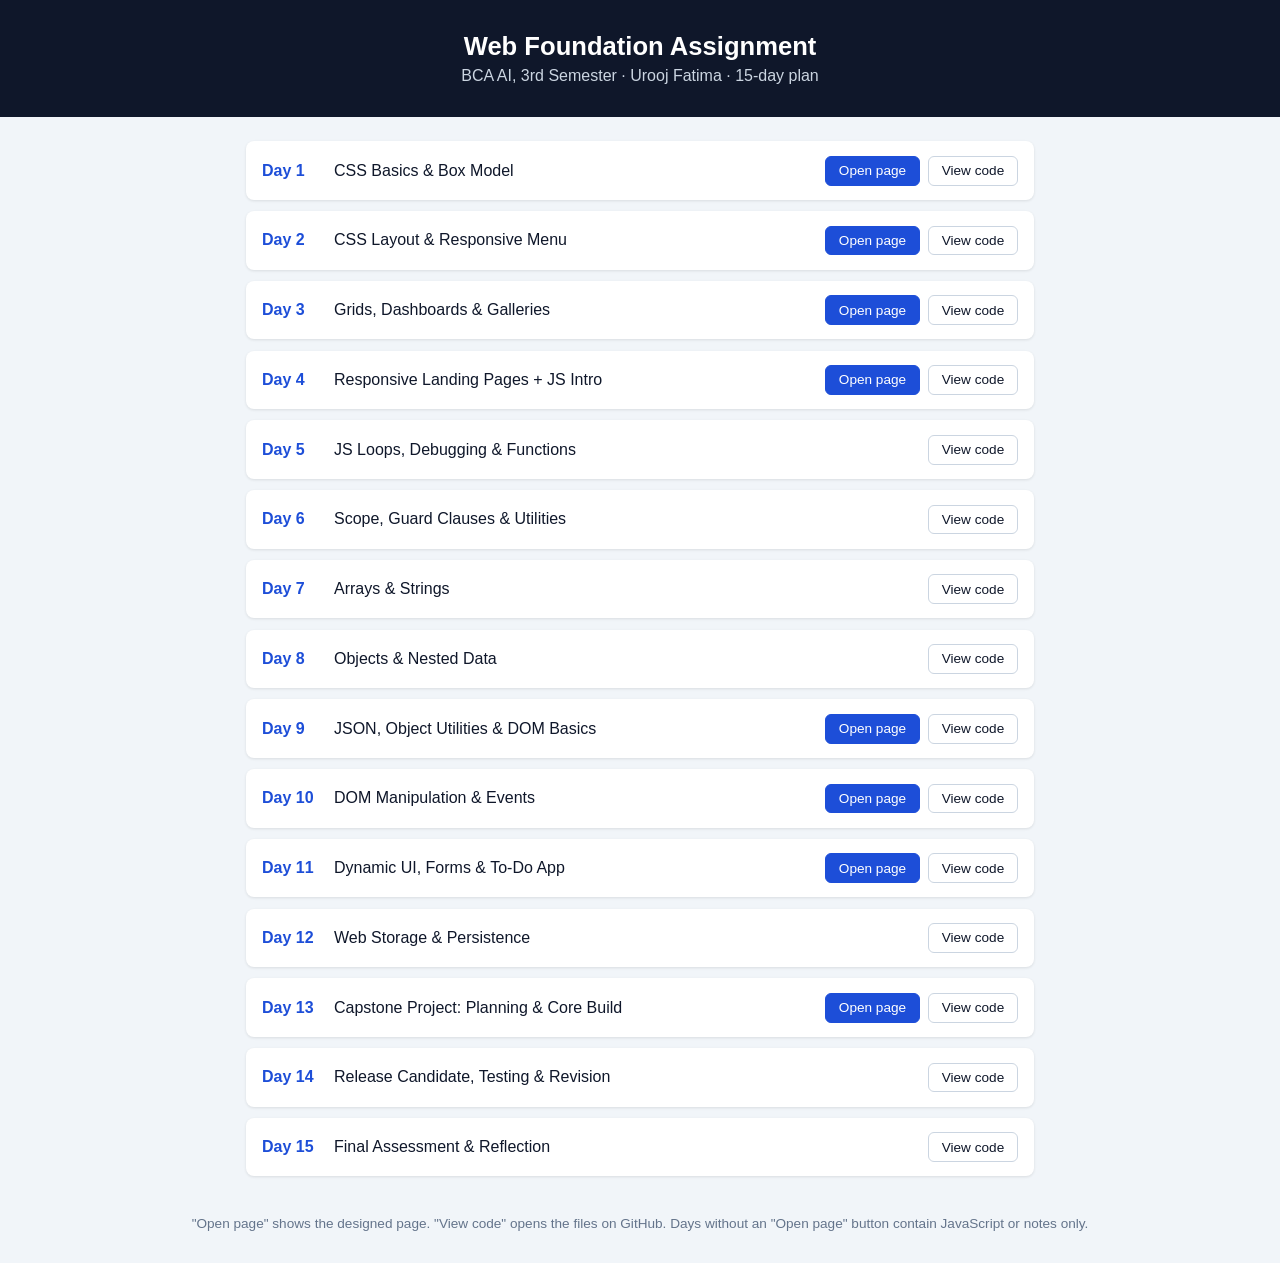
<file: index.html>
<!DOCTYPE html>
<html lang="en">
<head>
<meta charset="UTF-8">
<meta name="viewport" content="width=device-width, initial-scale=1.0">
<title>Web Foundation Assignment</title>
<style>
*{box-sizing:border-box}
body{margin:0;font-family:Arial,sans-serif;background:#f1f5f9;color:#0f172a}
header{background:#0f172a;color:#fff;padding:2rem 1rem;text-align:center}
header h1{margin:0 0 .4rem;font-size:1.6rem}
header p{margin:0;color:#cbd5e1}
main{max-width:820px;margin:1.5rem auto;padding:0 1rem}
ul{list-style:none;margin:0;padding:0}
li{display:flex;flex-wrap:wrap;align-items:center;gap:.6rem 1rem;background:#fff;border-radius:8px;box-shadow:0 1px 3px rgba(0,0,0,.1);padding:.9rem 1rem;margin-bottom:.7rem}
.day{font-weight:bold;min-width:56px;color:#1d4ed8}
.name{flex:1 1 240px}
.links{display:flex;gap:.5rem}
.btn{text-decoration:none;font-size:.85rem;padding:.4rem .8rem;border-radius:6px;border:1px solid #cbd5e1;color:#0f172a;background:#fff}
.btn.live{background:#1d4ed8;border-color:#1d4ed8;color:#fff}
footer{text-align:center;color:#64748b;font-size:.85rem;padding:1rem 1rem 2rem}
</style>
</head>
<body>
<header>
<h1>Web Foundation Assignment</h1>
<p>BCA AI, 3rd Semester &middot; Urooj Fatima &middot; 15-day plan</p>
</header>
<main>
<ul>
<li><span class="day">Day 1</span><span class="name">CSS Basics & Box Model</span><span class="links"><a class="btn live" href="Day_1_CSS_Basics/index.html">Open page</a><a class="btn" href="https://github.com/urrooj06-stack/Web-Foundation-Assignment/tree/main/Day_1_CSS_Basics">View code</a></span></li>
<li><span class="day">Day 2</span><span class="name">CSS Layout & Responsive Menu</span><span class="links"><a class="btn live" href="Day_2_Layouts_Menu/index.html">Open page</a><a class="btn" href="https://github.com/urrooj06-stack/Web-Foundation-Assignment/tree/main/Day_2_Layouts_Menu">View code</a></span></li>
<li><span class="day">Day 3</span><span class="name">Grids, Dashboards & Galleries</span><span class="links"><a class="btn live" href="Day_3_Grids_Dashboards/dashboard.html">Open page</a><a class="btn" href="https://github.com/urrooj06-stack/Web-Foundation-Assignment/tree/main/Day_3_Grids_Dashboards">View code</a></span></li>
<li><span class="day">Day 4</span><span class="name">Responsive Landing Pages + JS Intro</span><span class="links"><a class="btn live" href="Day_4_Responsive_JSIntro/index.html">Open page</a><a class="btn" href="https://github.com/urrooj06-stack/Web-Foundation-Assignment/tree/main/Day_4_Responsive_JSIntro">View code</a></span></li>
<li><span class="day">Day 5</span><span class="name">JS Loops, Debugging & Functions</span><span class="links"><a class="btn" href="https://github.com/urrooj06-stack/Web-Foundation-Assignment/tree/main/Day_5_Loops_Functions">View code</a></span></li>
<li><span class="day">Day 6</span><span class="name">Scope, Guard Clauses & Utilities</span><span class="links"><a class="btn" href="https://github.com/urrooj06-stack/Web-Foundation-Assignment/tree/main/Day_6_Scope_GuardClauses">View code</a></span></li>
<li><span class="day">Day 7</span><span class="name">Arrays & Strings</span><span class="links"><a class="btn" href="https://github.com/urrooj06-stack/Web-Foundation-Assignment/tree/main/Day_7_Arrays_Strings">View code</a></span></li>
<li><span class="day">Day 8</span><span class="name">Objects & Nested Data</span><span class="links"><a class="btn" href="https://github.com/urrooj06-stack/Web-Foundation-Assignment/tree/main/Day_8_Objects_NestedData">View code</a></span></li>
<li><span class="day">Day 9</span><span class="name">JSON, Object Utilities & DOM Basics</span><span class="links"><a class="btn live" href="Day_9_JSON_DOMBasics/index.html">Open page</a><a class="btn" href="https://github.com/urrooj06-stack/Web-Foundation-Assignment/tree/main/Day_9_JSON_DOMBasics">View code</a></span></li>
<li><span class="day">Day 10</span><span class="name">DOM Manipulation & Events</span><span class="links"><a class="btn live" href="Day_10_DOM_Events/index.html">Open page</a><a class="btn" href="https://github.com/urrooj06-stack/Web-Foundation-Assignment/tree/main/Day_10_DOM_Events">View code</a></span></li>
<li><span class="day">Day 11</span><span class="name">Dynamic UI, Forms & To-Do App</span><span class="links"><a class="btn live" href="Day_11_Forms_UI/index.html">Open page</a><a class="btn" href="https://github.com/urrooj06-stack/Web-Foundation-Assignment/tree/main/Day_11_Forms_UI">View code</a></span></li>
<li><span class="day">Day 12</span><span class="name">Web Storage & Persistence</span><span class="links"><a class="btn" href="https://github.com/urrooj06-stack/Web-Foundation-Assignment/tree/main/Day_12_WebStorage">View code</a></span></li>
<li><span class="day">Day 13</span><span class="name">Capstone Project: Planning & Core Build</span><span class="links"><a class="btn live" href="Day_13_Capstone_Core/index.html">Open page</a><a class="btn" href="https://github.com/urrooj06-stack/Web-Foundation-Assignment/tree/main/Day_13_Capstone_Core">View code</a></span></li>
<li><span class="day">Day 14</span><span class="name">Release Candidate, Testing & Revision</span><span class="links"><a class="btn" href="https://github.com/urrooj06-stack/Web-Foundation-Assignment/tree/main/Day_14_Testing_Revision">View code</a></span></li>
<li><span class="day">Day 15</span><span class="name">Final Assessment & Reflection</span><span class="links"><a class="btn" href="https://github.com/urrooj06-stack/Web-Foundation-Assignment/tree/main/Day_15_Final_Assessment">View code</a></span></li>
</ul>
</main>
<footer>"Open page" shows the designed page. "View code" opens the files on GitHub. Days without an "Open page" button contain JavaScript or notes only.</footer>
</body>
</html>
</file>
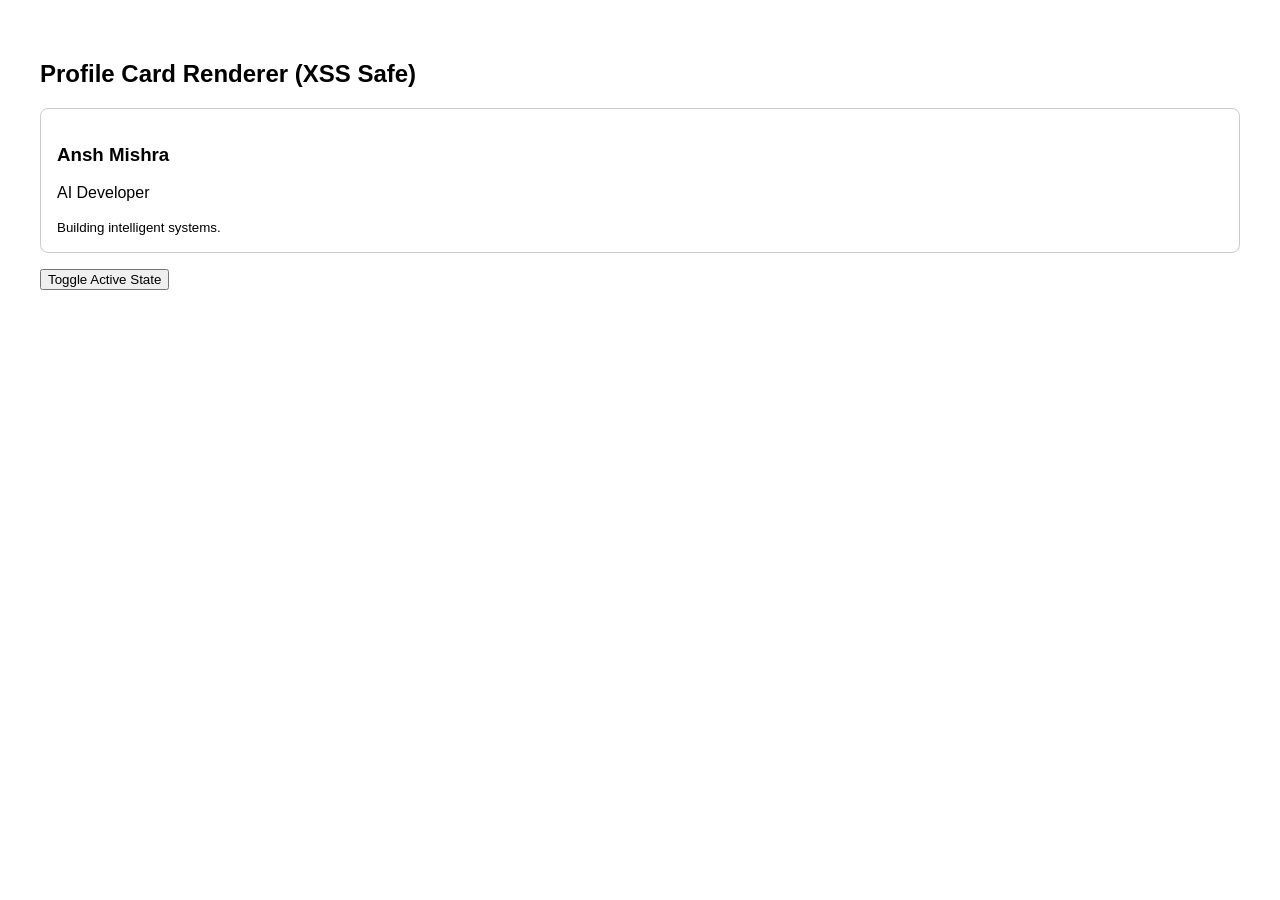
<file: Day_10_DOM_Events/index.html>
<!DOCTYPE html>
<html lang="en">
<head>
    <meta charset="UTF-8">
    <title>Day 10: Safe DOM & Events</title>
    <style>
        body { font-family: sans-serif; padding: 2rem; }
        .card { border: 1px solid #ccc; padding: 1rem; margin: 1rem 0; border-radius: 8px; }
        .active-state { border-color: #2563eb; background-color: #eff6ff; }
    </style>
</head>
<body>
    <h2>Profile Card Renderer (XSS Safe)</h2>
    <div id="card-container"></div>
    <button id="toggle-state-btn">Toggle Active State</button>
    
    <script src="domEvents.js"></script>
</body>
</html>
</file>
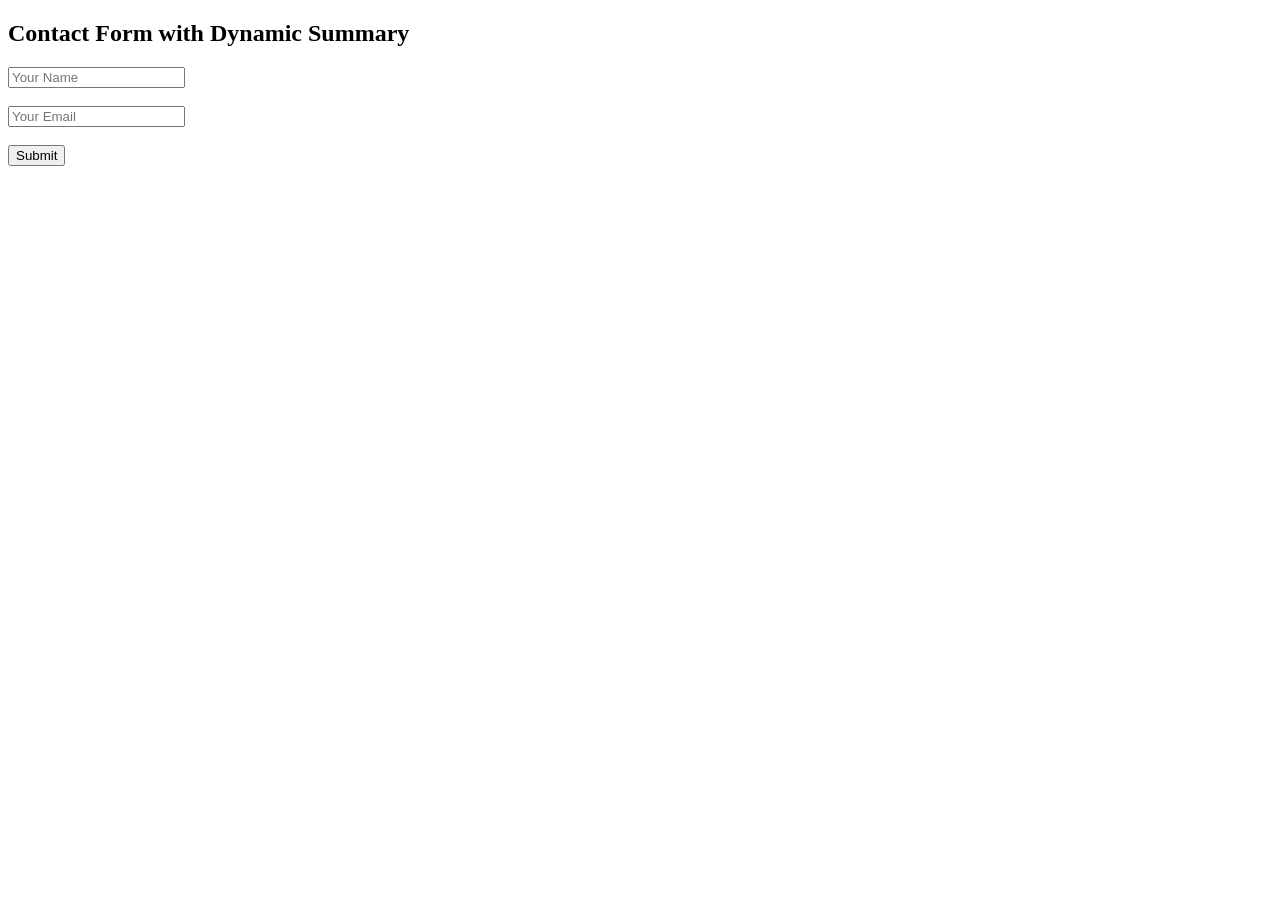
<file: Day_11_Forms_UI/index.html>
<!DOCTYPE html>
<html lang="en">
<head>
    <meta charset="UTF-8">
    <title>Day 11: Dynamic Forms</title>
</head>
<body>
    <h2>Contact Form with Dynamic Summary</h2>
    <form id="contact-form">
        <input type="text" id="name" placeholder="Your Name" required><br><br>
        <input type="email" id="email" placeholder="Your Email" required><br><br>
        <button type="submit">Submit</button>
    </form>
    <div id="summary" style="margin-top: 20px; padding: 10px; background: #f0fdf4; display: none;"></div>
    
    <script src="formsUI.js"></script>
</body>
</html>
</file>
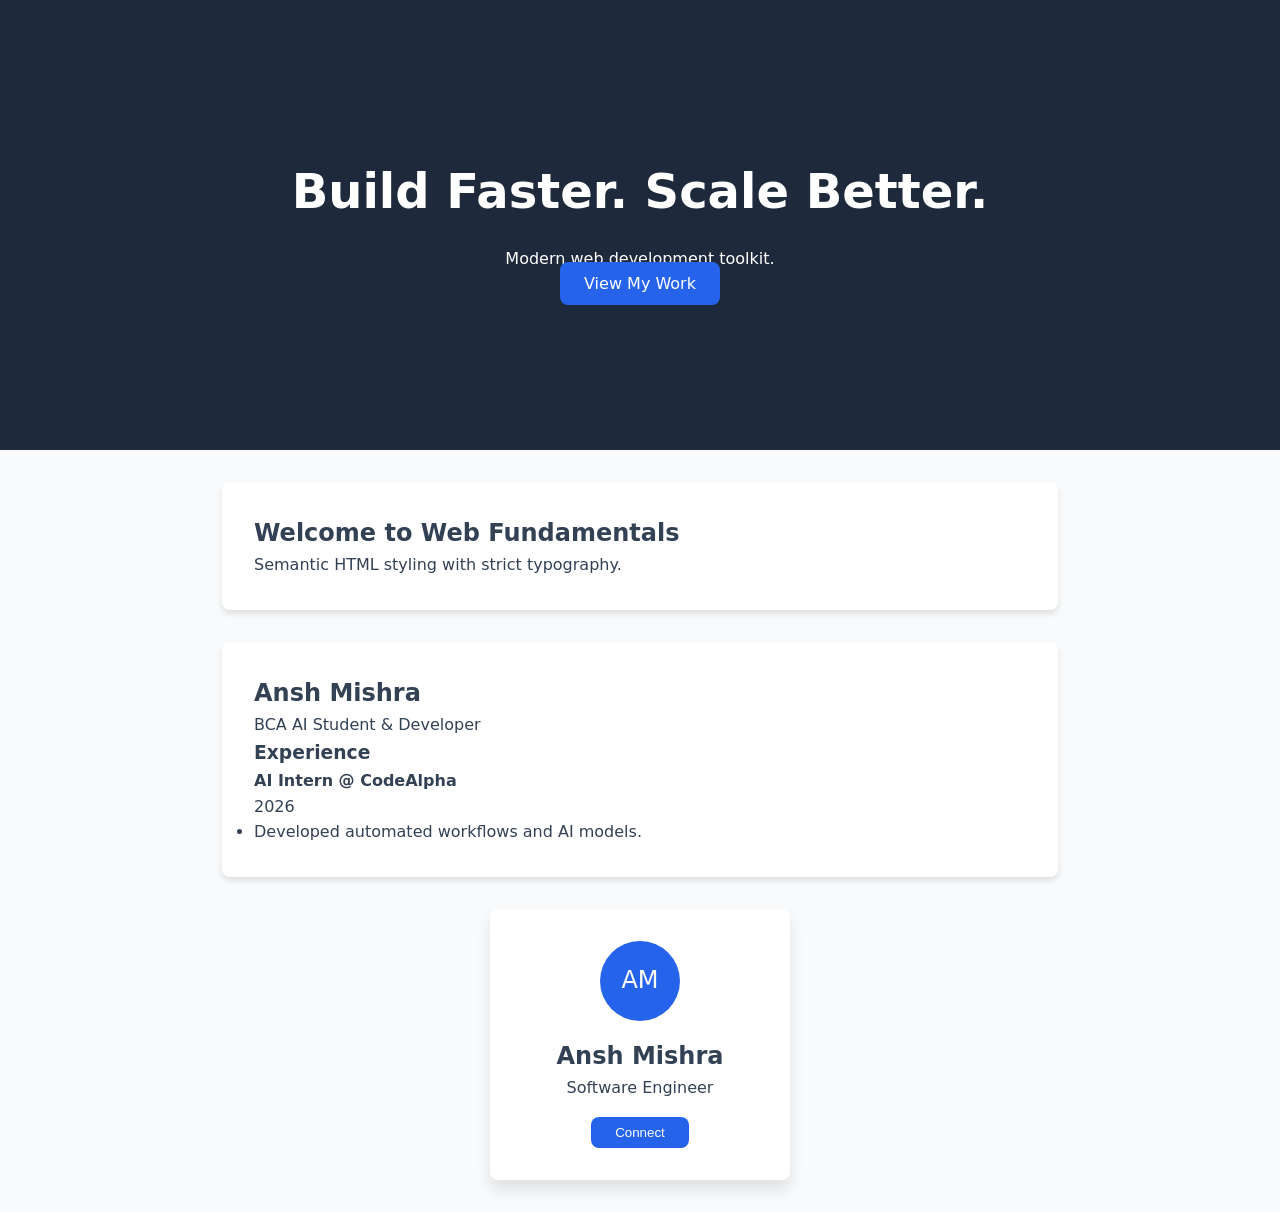
<file: Day_1_CSS_Basics/index.html>
<!DOCTYPE html>
<html lang="en">
<head>
    <meta charset="UTF-8">
    <meta name="viewport" content="width=device-width, initial-scale=1.0">
    <title>Day 1: CSS Basics & Box Model</title>
    <link rel="stylesheet" href="style.css">
</head>
<body>
    <section class="hero-section">
        <div class="hero-content">
            <h1 class="hero-title">Build Faster. Scale Better.</h1>
            <p class="hero-description">Modern web development toolkit.</p>
            <a href="#resume" class="btn-primary">View My Work</a>
        </div>
    </section>
    <main>
        <article class="html-styled-section">
            <h2>Welcome to Web Fundamentals</h2>
            <p>Semantic HTML styling with strict typography.</p>
        </article>
        <section id="resume" class="resume-container">
            <header class="resume-header">
                <h2>Ansh Mishra</h2>
                <p class="subtitle">BCA AI Student & Developer</p>
            </header>
            <div class="resume-content">
                <h3>Experience</h3>
                <article class="job-entry">
                    <h4>AI Intern @ CodeAlpha</h4>
                    <p class="date-range">2026</p>
                    <ul>
                        <li>Developed automated workflows and AI models.</li>
                    </ul>
                </article>
            </div>
        </section>
        <section class="profile-section">
            <div class="profile-card">
                <div class="profile-avatar-placeholder">AM</div>
                <h2 class="profile-name">Ansh Mishra</h2>
                <p class="profile-role">Software Engineer</p>
                <button class="btn-connect">Connect</button>
            </div>
        </section>
    </main>
</body>
</html>
</file>
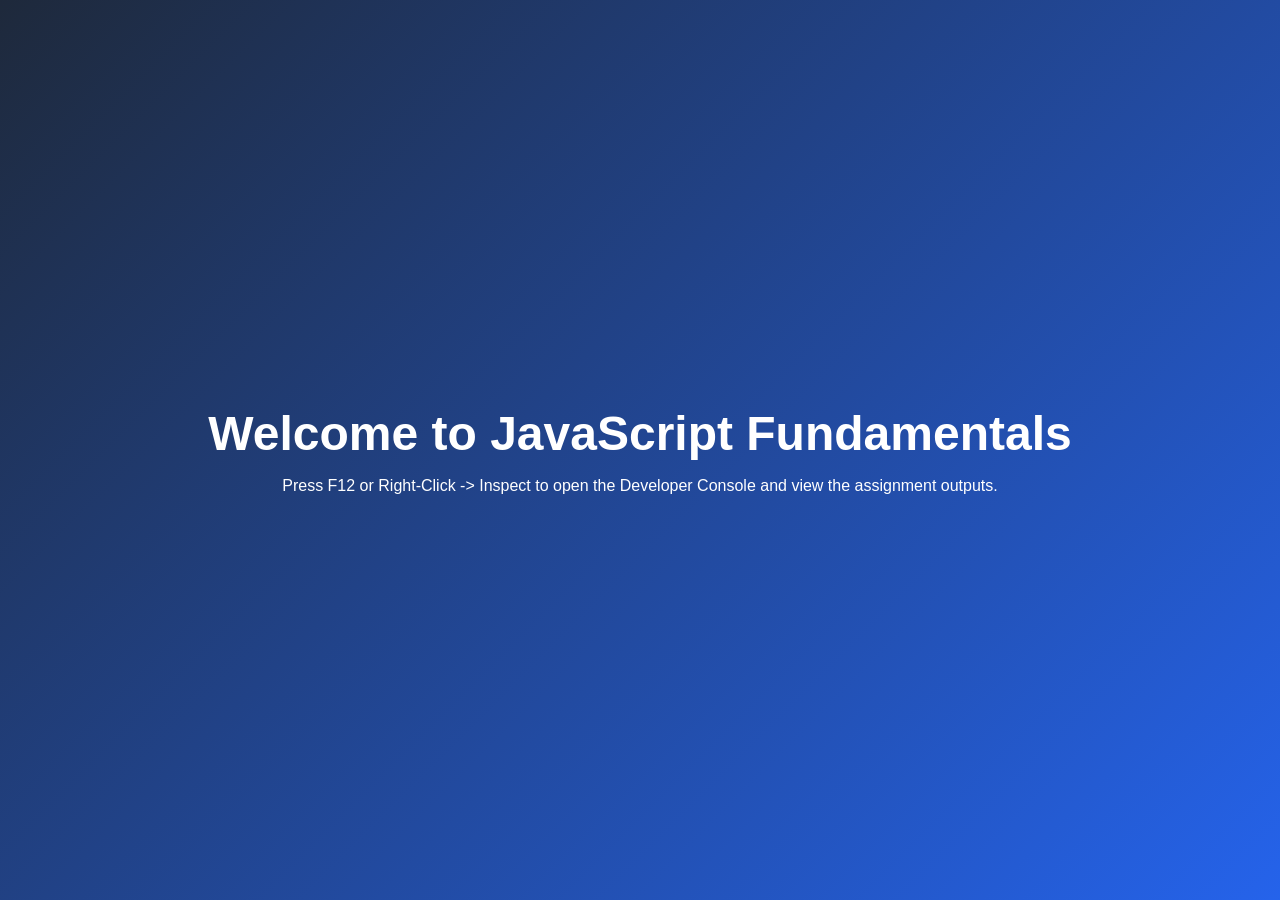
<file: Day_4_Responsive_JSIntro/index.html>
<!DOCTYPE html>
<html lang="en">
<head>
    <meta charset="UTF-8">
    <meta name="viewport" content="width=device-width, initial-scale=1.0">
    <title>Day 4: Landing Page & JS Intro</title>
    <link rel="stylesheet" href="style.css">
</head>
<body>
    <header class="hero">
        <h1>Welcome to JavaScript Fundamentals</h1>
        <p>Press F12 or Right-Click -> Inspect to open the Developer Console and view the assignment outputs.</p>
    </header>
    <script src="app.js"></script>
</body>
</html>
</file>
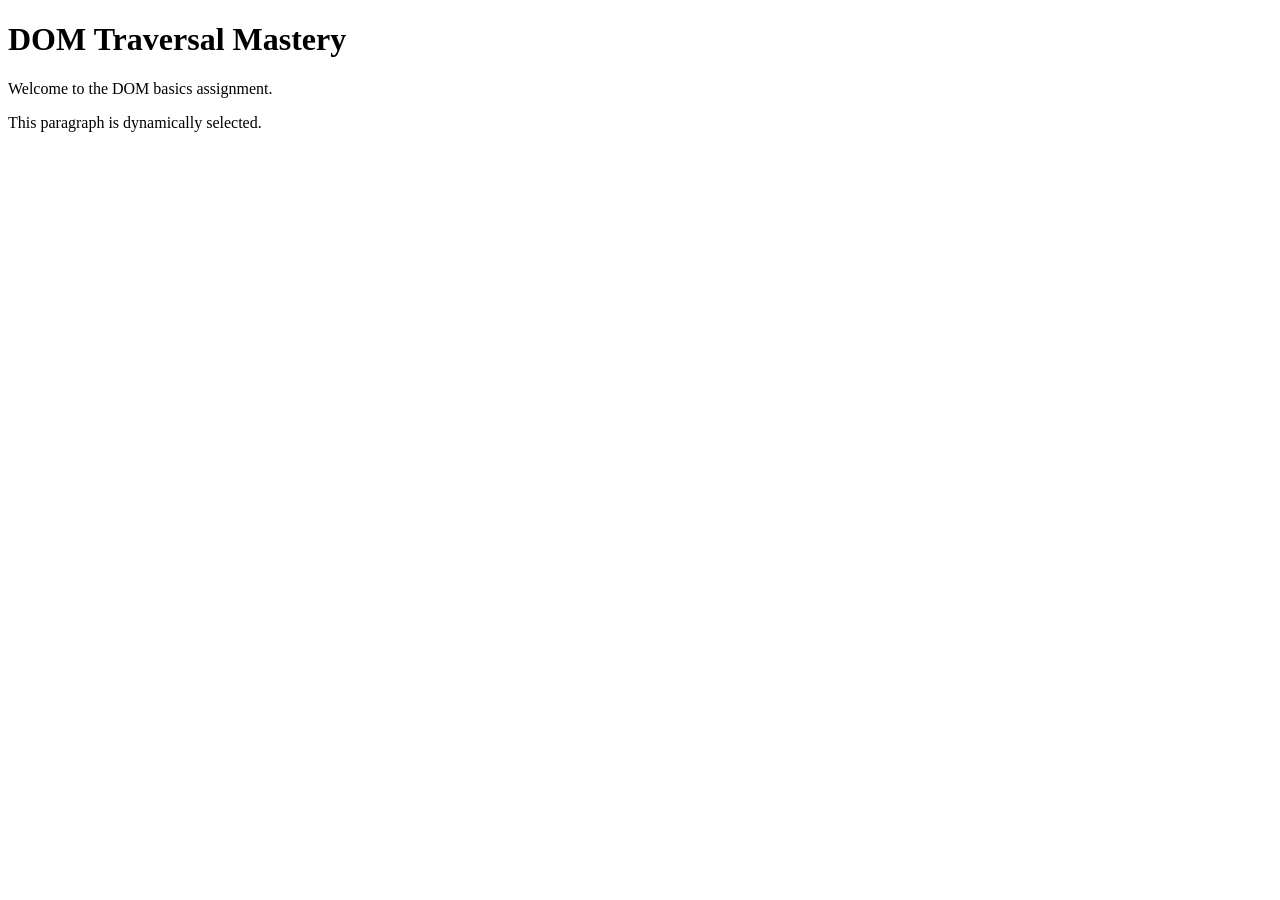
<file: Day_9_JSON_DOMBasics/index.html>
<!DOCTYPE html>
<html lang="en">
<head>
    <meta charset="UTF-8">
    <title>Day 9: DOM Traversal & Selection</title>
</head>
<body>
    <div id="app">
        <header id="main-header" class="header-class">
            <h1>DOM Traversal Mastery</h1>
        </header>
        <section class="content">
            <p>Welcome to the DOM basics assignment.</p>
            <p class="highlight">This paragraph is dynamically selected.</p>
        </section>
    </div>
    <script src="domBasics.js"></script>
</body>
</html>
</file>
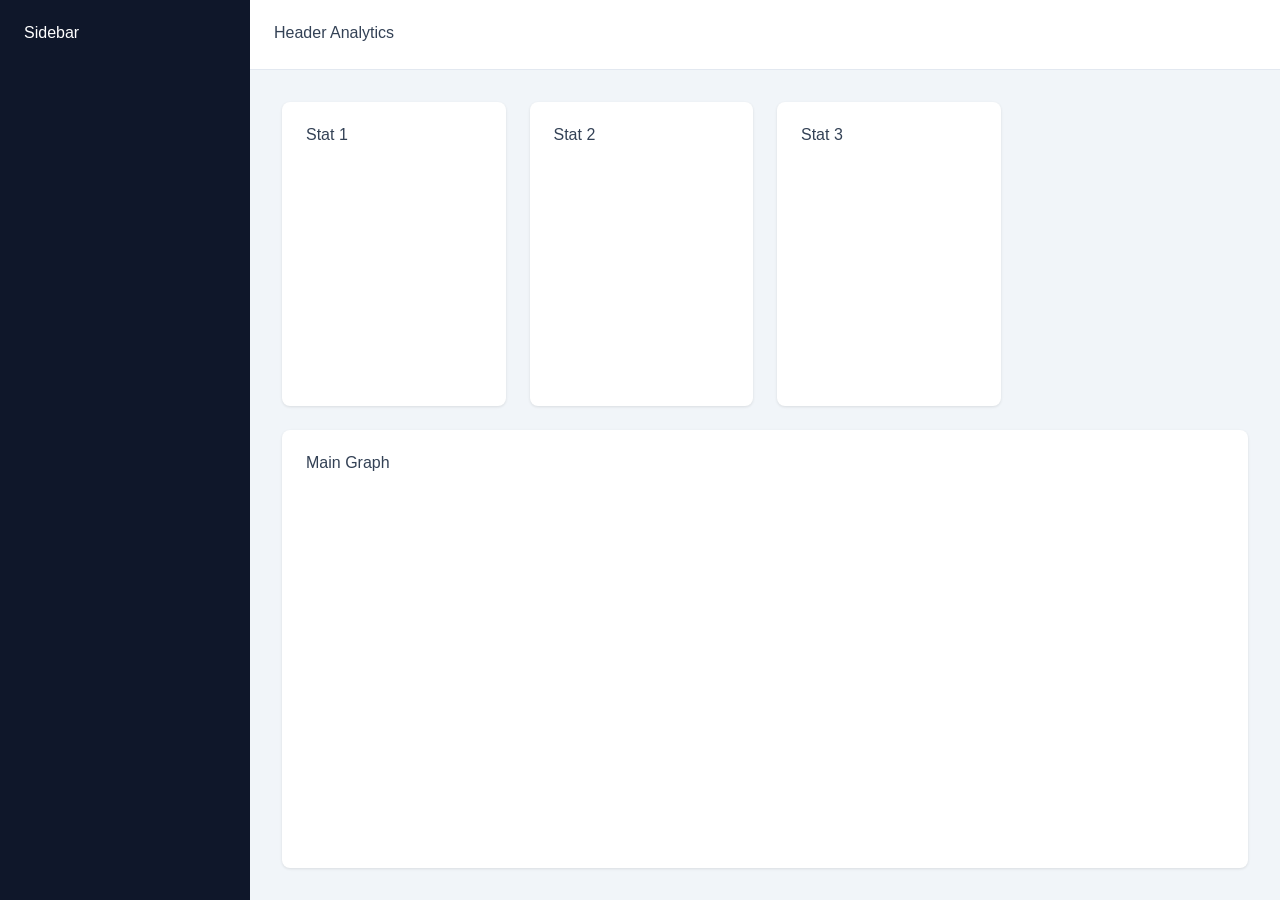
<file: Day_3_Grids_Dashboards/dashboard.html>
<!DOCTYPE html>
<html lang="en">
<head>
    <meta charset="UTF-8">
    <title>Day 3: Dashboard Grid</title>
    <link rel="stylesheet" href="style.css">
</head>
<body>
    <div class="dashboard">
        <aside class="sidebar">Sidebar</aside>
        <header class="header">Header Analytics</header>
        <main class="main-content">
            <div class="card">Stat 1</div>
            <div class="card">Stat 2</div>
            <div class="card">Stat 3</div>
            <div class="card wide">Main Graph</div>
        </main>
    </div>
</body>
</html>
</file>
<file: Day_1_CSS_Basics/style.css>
:root {
    --clr-primary: #2563eb; --clr-secondary: #1e293b;
    --clr-bg: #f8fafc; --clr-surface: #ffffff;
    --clr-text: #334155; --space-md: 1rem; --space-lg: 2rem;
    --radius: 8px;
}
*, *::before, *::after { margin: 0; padding: 0; box-sizing: border-box; }
body { font-family: system-ui, sans-serif; background: var(--clr-bg); color: var(--clr-text); line-height: 1.6; }
.hero-section { min-height: 50vh; padding: 4rem 2rem; background: var(--clr-secondary); color: var(--clr-surface); text-align: center; display: flex; align-items: center; justify-content: center; }
.hero-title { font-size: 3rem; margin-bottom: var(--space-md); }
.btn-primary { padding: 0.75rem 1.5rem; background: var(--clr-primary); color: white; text-decoration: none; border-radius: var(--radius); }
main { max-width: 900px; margin: 0 auto; padding: var(--space-lg); }
.resume-container, .html-styled-section { background: var(--clr-surface); padding: var(--space-lg); border-radius: var(--radius); margin-bottom: var(--space-lg); box-shadow: 0 4px 6px rgba(0,0,0,0.1); }
.profile-card { width: 300px; padding: var(--space-lg); background: var(--clr-surface); border-radius: var(--radius); text-align: center; box-shadow: 0 10px 15px rgba(0,0,0,0.1); margin: 0 auto; }
.profile-avatar-placeholder { width: 80px; height: 80px; margin: 0 auto var(--space-md); background: var(--clr-primary); color: white; border-radius: 50%; display: flex; align-items: center; justify-content: center; font-size: 1.5rem; }
.btn-connect { margin-top: var(--space-md); padding: 0.5rem 1.5rem; background: var(--clr-primary); color: white; border: none; border-radius: var(--radius); cursor: pointer; }
</file>
<file: Day_4_Responsive_JSIntro/style.css>
* { margin: 0; padding: 0; box-sizing: border-box; }
body { font-family: 'Segoe UI', Tahoma, Geneva, Verdana, sans-serif; }
.hero { min-height: 100vh; display: flex; flex-direction: column; justify-content: center; align-items: center; background: linear-gradient(135deg, #1e293b 0%, #2563eb 100%); color: white; text-align: center; padding: 20px; }
.hero h1 { font-size: 3rem; margin-bottom: 1rem; }
</file>
<file: Day_3_Grids_Dashboards/style.css>
* { box-sizing: border-box; margin: 0; padding: 0; }
body { font-family: sans-serif; background: #f1f5f9; color: #334155; }
.dashboard { display: grid; grid-template-columns: 250px 1fr; grid-template-rows: 70px 1fr; height: 100vh; }
.sidebar { grid-row: 1 / 3; background: #0f172a; color: white; padding: 1.5rem; }
.header { background: white; padding: 1.5rem; border-bottom: 1px solid #e2e8f0; }
.main-content { padding: 2rem; display: grid; grid-template-columns: repeat(auto-fit, minmax(200px, 1fr)); gap: 1.5rem; }
.card { background: white; padding: 1.5rem; border-radius: 8px; box-shadow: 0 1px 3px rgba(0,0,0,0.1); }
.wide { grid-column: 1 / -1; min-height: 200px; }
@media (max-width: 768px) {
    .dashboard { grid-template-columns: 1fr; grid-template-rows: auto auto 1fr; }
    .sidebar { grid-row: 2 / 3; }
}
</file>
